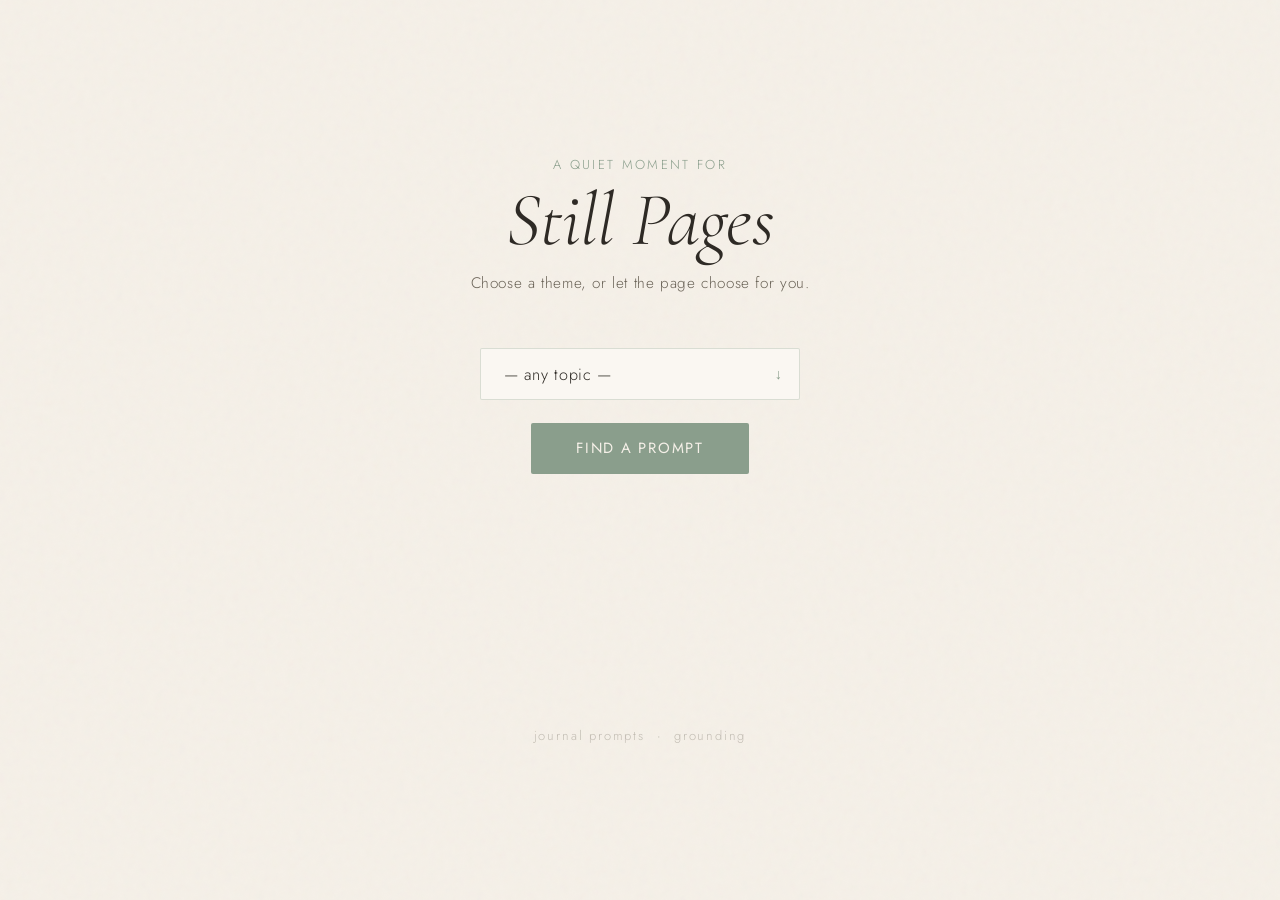
<file: index.html>
<!DOCTYPE html>
<html lang="en">
<head>
  <meta charset="UTF-8" />
  <meta name="viewport" content="width=device-width, initial-scale=1.0" />
  <title>Still Pages — Journal Prompts</title>
  <link rel="stylesheet" href="style.css" />
</head>
<body>
  <div class="grain"></div>

  <main>
    <header>
      <p class="eyebrow">a quiet moment for</p>
      <h1>Still Pages</h1>
      <p class="subtitle">Choose a theme, or let the page choose for you.</p>
    </header>

    <section class="controls">
      <div class="select-wrapper">
        <select id="category-select" aria-label="Select a category">
          <option value="random">— any topic —</option>
        </select>
        <span class="select-arrow">↓</span>
      </div>
      <button id="get-prompt-btn" class="btn-primary">Find a prompt</button>
    </section>

    <section class="prompt-section" id="prompt-section" aria-live="polite">
      <div class="prompt-card" id="prompt-card">
        <span class="prompt-category" id="prompt-category"></span>
        <p class="prompt-text" id="prompt-text"></p>
      </div>
      <button class="btn-secondary" id="another-btn" style="display:none;">try another</button>
    </section>
  </main>

  <footer>
    <p>
      <span>journal prompts</span>
      &nbsp;·&nbsp;
      <a href="grounding.html" class="nav-link">grounding</a>
    </p>
  </footer>

  <script src="app.js"></script>
</body>
</html>
</file>
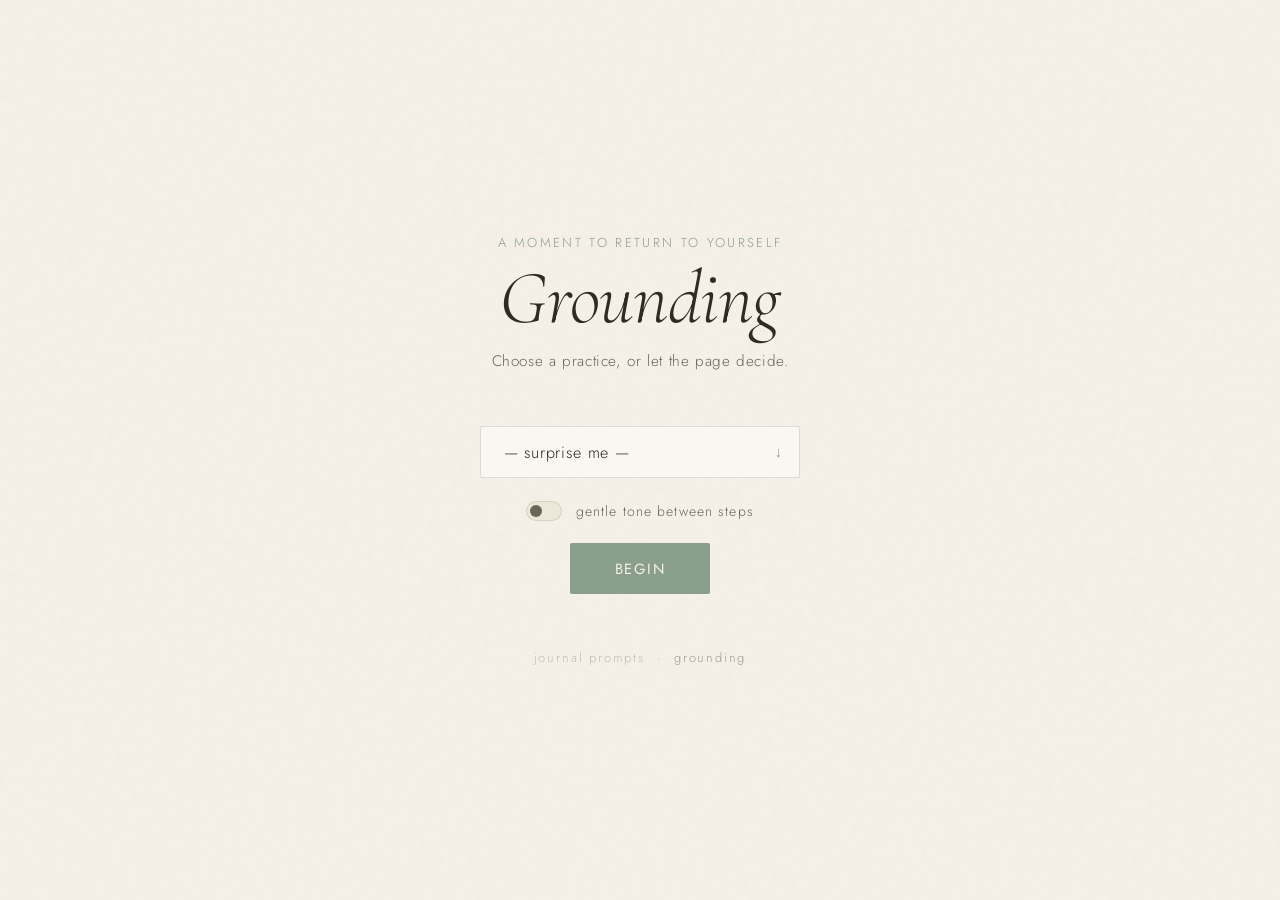
<file: grounding.html>
<!DOCTYPE html>
<html lang="en">
<head>
  <meta charset="UTF-8" />
  <meta name="viewport" content="width=device-width, initial-scale=1.0" />
  <title>Still Pages — Grounding</title>
  <link rel="stylesheet" href="style.css" />
  <link rel="stylesheet" href="grounding.css" />
</head>
<body>
  <div class="grain"></div>

  <main>

    <!-- ── Selection state ── -->
    <div id="selection-view">
      <header>
        <p class="eyebrow">a moment to return to yourself</p>
        <h1>Grounding</h1>
        <p class="subtitle">Choose a practice, or let the page decide.</p>
      </header>

      <section class="controls">
        <div class="select-wrapper">
          <select id="exercise-select" aria-label="Select a grounding exercise">
            <option value="random">— surprise me —</option>
          </select>
          <span class="select-arrow">↓</span>
        </div>

        <div class="audio-toggle">
          <label class="toggle-label" for="audio-toggle">
            <input type="checkbox" id="audio-toggle" />
            <span class="toggle-track"></span>
            <span class="toggle-text">gentle tone between steps</span>
          </label>
        </div>

        <button id="begin-btn" class="btn-primary">Begin</button>
      </section>
    </div>

    <!-- ── Exercise state ── -->
    <div id="exercise-view" style="display:none;">
      <div class="exercise-header">
        <p class="eyebrow" id="exercise-category"></p>
        <h2 id="exercise-title"></h2>
        <p class="subtitle" id="exercise-description"></p>
      </div>

      <div class="progress-bar-wrap">
        <div class="progress-bar" id="progress-bar"></div>
      </div>
      <p class="step-count" id="step-count"></p>

      <div class="prompt-card visible" id="step-card">
        <p class="prompt-text" id="step-instruction"></p>
        <div class="timer-ring-wrap">
          <svg class="timer-ring" viewBox="0 0 64 64" aria-hidden="true">
            <circle class="ring-track" cx="32" cy="32" r="28" />
            <circle class="ring-fill" id="ring-fill" cx="32" cy="32" r="28" />
          </svg>
          <span class="timer-number" id="timer-number"></span>
        </div>
      </div>

      <div class="exercise-controls">
        <button class="btn-secondary" id="pause-btn">pause</button>
        <button class="btn-secondary" id="skip-btn">skip step →</button>
      </div>
    </div>

    <!-- ── Completion state ── -->
    <div id="completion-view" style="display:none;">
      <header>
        <p class="eyebrow">you did it</p>
        <h2 class="completion-title">Well done.</h2>
        <p class="subtitle completion-subtitle">Take a moment before moving on.<br>Notice how you feel right now.</p>
      </header>
      <div class="completion-actions">
        <button class="btn-primary" id="another-exercise-btn">try another practice</button>
        <a href="index.html" class="btn-secondary nav-link">back to journal prompts</a>
      </div>
    </div>

  </main>

  <footer>
    <p>
      <a href="index.html" class="nav-link">journal prompts</a>
      &nbsp;·&nbsp;
      <span>grounding</span>
    </p>
  </footer>

  <script src="grounding.js"></script>
</body>
</html>
</file>
<file: style.css>
/* ─── Fonts ─────────────────────────────────────────────── */
@import url('https://fonts.googleapis.com/css2?family=Cormorant+Garamond:ital,wght@0,300;0,400;1,300;1,400&family=Jost:wght@300;400&display=swap');

/* ─── Tokens ─────────────────────────────────────────────── */
:root {
  --cream:       #f5f0e8;
  --parchment:   #ede7d9;
  --ink:         #2e2a25;
  --ink-soft:    #6b6458;
  --sage:        #8a9e8c;
  --sage-light:  #c8d5c9;
  --blush:       #c4a99a;
  --card-bg:     #faf7f2;
  --border:      rgba(138, 158, 140, 0.3);
  --shadow:      rgba(46, 42, 37, 0.07);

  --font-serif:  'Cormorant Garamond', Georgia, serif;
  --font-sans:   'Jost', sans-serif;
}

/* ─── Reset ──────────────────────────────────────────────── */
*, *::before, *::after { box-sizing: border-box; margin: 0; padding: 0; }

/* ─── Base ───────────────────────────────────────────────── */
html { font-size: 18px; }

body {
  background-color: var(--cream);
  color: var(--ink);
  font-family: var(--font-sans);
  font-weight: 300;
  min-height: 100vh;
  display: flex;
  flex-direction: column;
  align-items: center;
  justify-content: center;
  padding: 2rem 1.5rem;
  position: relative;
  overflow-x: hidden;
}

/* ─── Grain texture overlay ──────────────────────────────── */
.grain {
  pointer-events: none;
  position: fixed;
  inset: -50%;
  width: 200%;
  height: 200%;
  background-image: url("data:image/svg+xml,%3Csvg viewBox='0 0 256 256' xmlns='http://www.w3.org/2000/svg'%3E%3Cfilter id='noise'%3E%3CfeTurbulence type='fractalNoise' baseFrequency='0.9' numOctaves='4' stitchTiles='stitch'/%3E%3C/filter%3E%3Crect width='100%25' height='100%25' filter='url(%23noise)' opacity='1'/%3E%3C/svg%3E");
  opacity: 0.03;
  z-index: 0;
}

/* ─── Layout ─────────────────────────────────────────────── */
main {
  position: relative;
  z-index: 1;
  width: 100%;
  max-width: 560px;
  display: flex;
  flex-direction: column;
  align-items: center;
  gap: 3rem;
}

/* ─── Header ─────────────────────────────────────────────── */
header {
  text-align: center;
  display: flex;
  flex-direction: column;
  gap: 0.5rem;
  animation: fadeUp 0.9s ease both;
}

.eyebrow {
  font-family: var(--font-sans);
  font-size: 0.72rem;
  letter-spacing: 0.18em;
  text-transform: uppercase;
  color: var(--sage);
}

h1 {
  font-family: var(--font-serif);
  font-size: clamp(2.8rem, 8vw, 4.2rem);
  font-weight: 300;
  font-style: italic;
  color: var(--ink);
  line-height: 1;
  letter-spacing: -0.01em;
}

.subtitle {
  font-size: 0.85rem;
  color: var(--ink-soft);
  letter-spacing: 0.04em;
  margin-top: 0.25rem;
}

/* ─── Controls ───────────────────────────────────────────── */
.controls {
  display: flex;
  flex-direction: column;
  align-items: center;
  gap: 1.25rem;
  width: 100%;
  animation: fadeUp 0.9s 0.15s ease both;
}

/* Select */
.select-wrapper {
  position: relative;
  width: 100%;
  max-width: 320px;
}

select {
  appearance: none;
  width: 100%;
  background: var(--card-bg);
  border: 1px solid var(--border);
  border-radius: 2px;
  padding: 0.75rem 2.5rem 0.75rem 1.25rem;
  font-family: var(--font-sans);
  font-size: 0.9rem;
  font-weight: 300;
  color: var(--ink);
  letter-spacing: 0.04em;
  cursor: pointer;
  transition: border-color 0.2s ease, box-shadow 0.2s ease;
}

select:focus {
  outline: none;
  border-color: var(--sage);
  box-shadow: 0 0 0 3px rgba(138, 158, 140, 0.15);
}

.select-arrow {
  position: absolute;
  right: 1rem;
  top: 50%;
  transform: translateY(-50%);
  color: var(--sage);
  font-size: 0.8rem;
  pointer-events: none;
}

/* Buttons */
.btn-primary {
  background: var(--sage);
  color: var(--cream);
  border: none;
  border-radius: 2px;
  padding: 0.8rem 2.5rem;
  font-family: var(--font-sans);
  font-size: 0.82rem;
  font-weight: 400;
  letter-spacing: 0.12em;
  text-transform: uppercase;
  cursor: pointer;
  transition: background 0.2s ease, transform 0.15s ease;
}

.btn-primary:hover {
  background: var(--ink-soft);
  transform: translateY(-1px);
}

.btn-primary:active {
  transform: translateY(0);
}

.btn-secondary {
  background: transparent;
  border: none;
  color: var(--ink-soft);
  font-family: var(--font-serif);
  font-size: 1rem;
  font-style: italic;
  letter-spacing: 0.03em;
  cursor: pointer;
  padding: 0.25rem 0;
  border-bottom: 1px solid var(--border);
  transition: color 0.2s ease, border-color 0.2s ease;
}

.btn-secondary:hover {
  color: var(--ink);
  border-color: var(--sage);
}

/* ─── Prompt section ─────────────────────────────────────── */
.prompt-section {
  width: 100%;
  display: flex;
  flex-direction: column;
  align-items: center;
  gap: 1.5rem;
  min-height: 8rem;
}

.prompt-card {
  width: 100%;
  background: var(--card-bg);
  border: 1px solid var(--border);
  border-radius: 2px;
  padding: 2.5rem 2rem;
  box-shadow: 0 4px 24px var(--shadow);
  display: none;
  flex-direction: column;
  gap: 1rem;
  animation: revealCard 0.5s ease both;
  position: relative;
}

.prompt-card::before {
  content: '';
  position: absolute;
  top: 0; left: 0;
  width: 3px;
  height: 100%;
  background: var(--sage-light);
  border-radius: 2px 0 0 2px;
}

.prompt-card.visible {
  display: flex;
}

.prompt-category {
  font-family: var(--font-sans);
  font-size: 0.68rem;
  letter-spacing: 0.2em;
  text-transform: uppercase;
  color: var(--sage);
}

.prompt-text {
  font-family: var(--font-serif);
  font-size: clamp(1.3rem, 4vw, 1.7rem);
  font-weight: 300;
  line-height: 1.55;
  color: var(--ink);
}

/* ─── Footer ─────────────────────────────────────────────── */
footer {
  position: relative;
  z-index: 1;
  margin-top: 3rem;
  font-size: 0.72rem;
  letter-spacing: 0.14em;
  color: var(--ink-soft);
  text-align: center;
  opacity: 0.6;
}

/* ─── Animations ─────────────────────────────────────────── */
@keyframes fadeUp {
  from { opacity: 0; transform: translateY(16px); }
  to   { opacity: 1; transform: translateY(0); }
}

@keyframes revealCard {
  from { opacity: 0; transform: translateY(10px); }
  to   { opacity: 1; transform: translateY(0); }
}

/* ─── Nav links (shared) ─────────────────────────────────── */
footer a.nav-link {
  color: var(--ink-soft);
  text-decoration: none;
  opacity: 0.6;
  transition: opacity 0.2s ease;
}

footer a.nav-link:hover { opacity: 1; }
footer span { opacity: 0.6; }

/* ─── Responsive ─────────────────────────────────────────── */
@media (max-width: 480px) {
  .prompt-card { padding: 2rem 1.5rem; }
  .btn-primary { width: 100%; max-width: 320px; }
}
</file>
<file: grounding.css>
/* ─── Grounding page styles ──────────────────────────────── */
/* Inherits all tokens and base styles from style.css        */

/* ─── Selection view ─────────────────────────────────────── */
#selection-view,
#exercise-view,
#completion-view {
  width: 100%;
  max-width: 560px;
  display: flex;
  flex-direction: column;
  align-items: center;
  gap: 3rem;
  animation: fadeUp 0.9s ease both;
}

/* ─── Audio toggle ───────────────────────────────────────── */
.audio-toggle {
  display: flex;
  align-items: center;
}

.toggle-label {
  display: flex;
  align-items: center;
  gap: 0.75rem;
  cursor: pointer;
  font-size: 0.78rem;
  letter-spacing: 0.08em;
  color: var(--ink-soft);
  user-select: none;
}

.toggle-label input[type="checkbox"] {
  display: none;
}

.toggle-track {
  width: 36px;
  height: 20px;
  background: var(--parchment);
  border: 1px solid var(--border);
  border-radius: 20px;
  position: relative;
  transition: background 0.25s ease;
  flex-shrink: 0;
}

.toggle-track::after {
  content: '';
  position: absolute;
  top: 3px;
  left: 3px;
  width: 12px;
  height: 12px;
  background: var(--ink-soft);
  border-radius: 50%;
  transition: transform 0.25s ease, background 0.25s ease;
}

.toggle-label input:checked + .toggle-track {
  background: var(--sage-light);
  border-color: var(--sage);
}

.toggle-label input:checked + .toggle-track::after {
  transform: translateX(16px);
  background: var(--sage);
}

/* ─── Exercise header ────────────────────────────────────── */
.exercise-header {
  text-align: center;
  display: flex;
  flex-direction: column;
  gap: 0.5rem;
  width: 100%;
}

.exercise-header h2 {
  font-family: var(--font-serif);
  font-size: clamp(2rem, 6vw, 3rem);
  font-weight: 300;
  font-style: italic;
  color: var(--ink);
  line-height: 1;
}

/* ─── Progress bar ───────────────────────────────────────── */
.progress-bar-wrap {
  width: 100%;
  height: 2px;
  background: var(--parchment);
  border-radius: 2px;
  overflow: hidden;
}

.progress-bar {
  height: 100%;
  background: var(--sage);
  border-radius: 2px;
  transition: width 0.4s ease;
  width: 0%;
}

.step-count {
  font-size: 0.68rem;
  letter-spacing: 0.16em;
  text-transform: uppercase;
  color: var(--ink-soft);
  opacity: 0.7;
  align-self: flex-end;
}

/* ─── Step card additions ────────────────────────────────── */
#step-card {
  width: 100%;
  gap: 2rem;
}

/* ─── Timer ring ─────────────────────────────────────────── */
.timer-ring-wrap {
  display: flex;
  justify-content: center;
  align-items: center;
  position: relative;
  width: 72px;
  height: 72px;
  align-self: center;
}

.timer-ring {
  width: 72px;
  height: 72px;
  transform: rotate(-90deg);
}

.ring-track {
  fill: none;
  stroke: var(--parchment);
  stroke-width: 3;
}

.ring-fill {
  fill: none;
  stroke: var(--sage);
  stroke-width: 3;
  stroke-linecap: round;
  stroke-dasharray: 175.9; /* 2π × 28 */
  stroke-dashoffset: 0;
  transition: stroke-dashoffset 1s linear;
}

.timer-number {
  position: absolute;
  font-family: var(--font-serif);
  font-size: 1.1rem;
  font-weight: 300;
  color: var(--ink-soft);
  line-height: 1;
}

/* ─── Exercise controls ──────────────────────────────────── */
.exercise-controls {
  display: flex;
  gap: 2rem;
  align-items: center;
}

/* ─── Completion view ────────────────────────────────────── */
.completion-title {
  font-family: var(--font-serif);
  font-size: clamp(2.4rem, 7vw, 3.6rem);
  font-weight: 300;
  font-style: italic;
  color: var(--ink);
  line-height: 1;
}

.completion-subtitle {
  line-height: 1.8;
}

.completion-actions {
  display: flex;
  flex-direction: column;
  align-items: center;
  gap: 1.5rem;
}

/* ─── Nav links ──────────────────────────────────────────── */
footer .nav-link,
footer span {
  font-size: 0.72rem;
  letter-spacing: 0.14em;
  color: var(--ink-soft);
  text-decoration: none;
  opacity: 0.6;
  transition: opacity 0.2s ease;
}

footer .nav-link:hover {
  opacity: 1;
}

footer span {
  opacity: 1;
}

a.btn-secondary.nav-link {
  display: inline-block;
  text-decoration: none;
}
</file>
